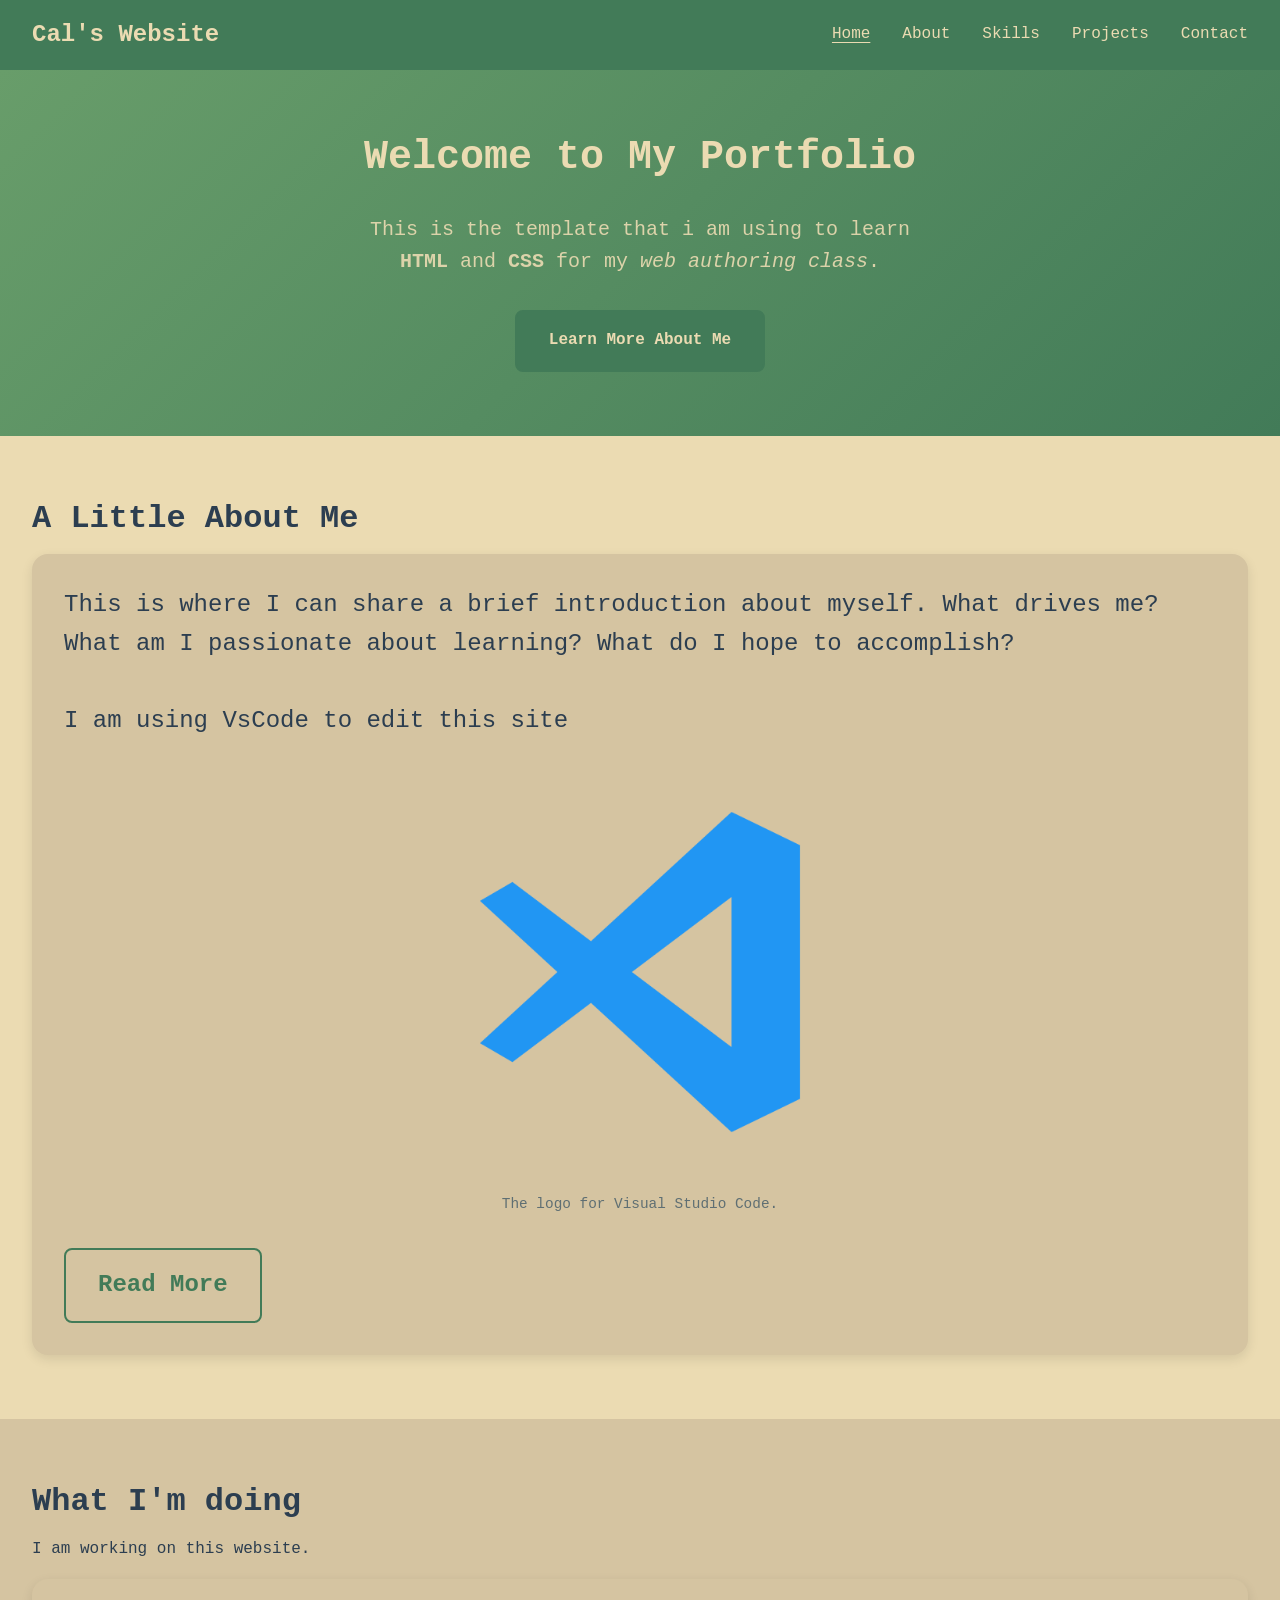
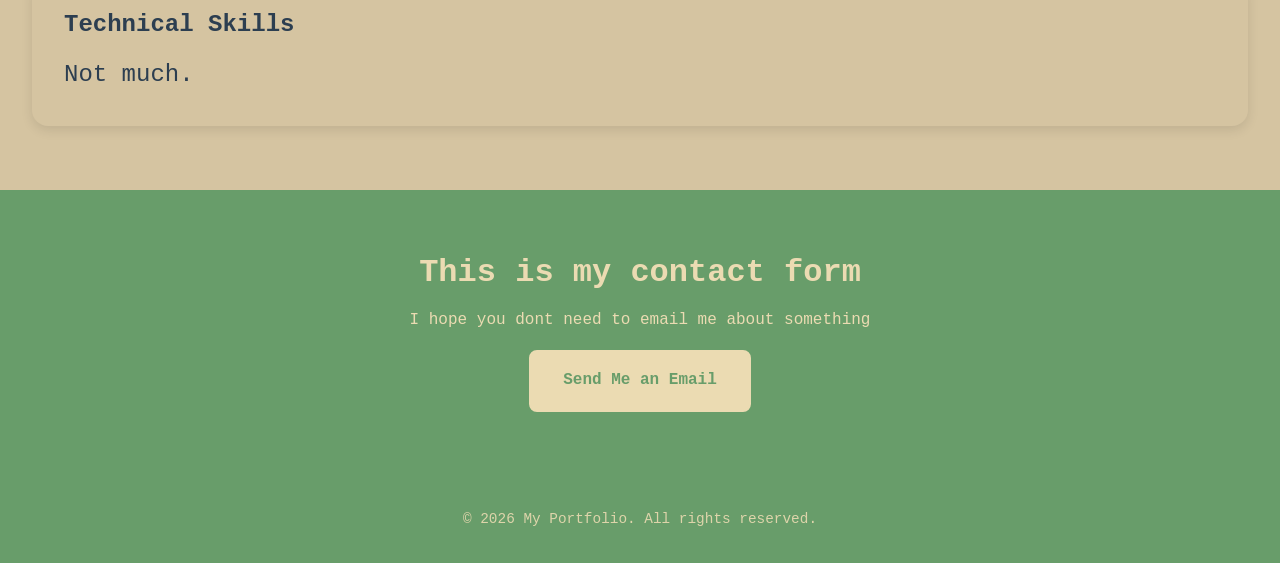
<file: index.html>
<!DOCTYPE html>
<!--
================================================================================
index.html — Your Homepage
================================================================================

This is the main page of your site. Everything below follows a pattern you'll
see in most web pages: a DOCTYPE, then an html element containing head and body.

The comments throughout this file explain what things are called and roughly
what they do. You don't need to read every comment before starting—skim them
when you're curious, or when you're trying to find something specific.

Feel free to experiment. If you break something, you can always look at the
original or fork the repository again.

================================================================================
-->
<html lang="en">
<!--
The <html> element wraps everything. The lang="en" attribute tells browsers
and screen readers that the content is in English.
-->


<!--I think i fixed it, that was a pain in the ass-->

<head>
    <!--
    The <head> contains information ABOUT the page—metadata that doesn't appear
    on the page itself but affects how it displays and how search engines see it.
    -->

    <meta charset="UTF-8">
    <!--
    Character encoding. UTF-8 supports virtually all characters from all
    languages. Always include this first.
    -->

    <meta name="viewport" content="width=device-width, initial-scale=1.0">
    <!--
    This makes the page work properly on mobile devices. Without it, phones
    would display your site as a tiny zoomed-out desktop page.
    -->

    <meta name="description" content="A personal portfolio website">
    <!--
    Search engines might display this in search results. Update it to describe
    your site.
    -->

    <title>Cal's Portfolio</title>
    <!--
    This appears in the browser tab. It's also what shows in search results
    and bookmarks. Update it to reflect your site.
    
    → Exercise 3: Change this to your name or site name
    -->

    <link rel="stylesheet" href="styles.css">
    <!--
    This connects your HTML to the CSS file. Without this link, none of your
    styles would apply.
    -->

    <!-- Exercise 25: Add your favicon link here when you're ready-->
    <link rel="icon" type="image/x-icon" href="images/favicon.png">
</head>

<body>
    <!--
    Everything visible on the page goes in the <body>. The structure here uses
    semantic elements: <header>, <main>, <footer> instead of generic <div>s.
    These communicate meaning to screen readers and search engines.
    -->

    <a href="#main" class="skip-link">Skip to main content</a>
    <!--
    The skip link is invisible until someone presses Tab. It lets a keyboard
    user jump straight to the content instead of tabbing through every
    navigation link on every page. Look for .skip-link in styles.css.
    -->

    <header>
        <!--
        The site header typically contains the logo/site name and main navigation.
        This appears at the top of every page.
        
        → Exercise 20: The CSS makes this "sticky"—scroll down your page and
          notice how the header stays visible at the top.
        -->
        <div class="container header-content">
            <!--
            The "container" class centers content and limits its width.
            Look at .container in styles.css to see how it works.
            -->

            <a href="index.html" class="logo">Cal's Website</a>
            <!--
            The logo is just a styled link that points back to the homepage.
            Update the text to match your site name.
            -->

            <nav class="main-nav" aria-label="Main">
                <!--
                The <nav> element indicates this is navigation. Screen readers
                recognize it and can announce "navigation" to users. The
                aria-label gives it a name, so a screen reader says "Main
                navigation". That matters once a page has more than one <nav>.
                
                → Exercise 12: Update these links to point to your sections
                -->
                <ul>
                    <li><a href="index.html" class="active">Home</a></li>
                    <li><a href="about.html">About</a></li>
                    <li><a href="#skills">Skills</a></li>
                    <li><a href="projects.html">Projects</a></li>
                    <li><a href="#contact">Contact</a></li>
                </ul>
            </nav>
        </div>
    </header>

    <main id="main">
        <!--
        The <main> element contains the primary content of the page.
        There should be only one <main> per page. The id="main" is where
        the skip link at the top of the page jumps to.
        -->

        <section class="hero">
            <!--
            The "hero" is the large prominent section at the top of many sites.
            It typically contains a headline and brief introduction.
            
            → Exercise 14: Try changing the background to a gradient in CSS
            -->
            <div class="container">
                <h1>Welcome to My Portfolio</h1>
                <!--
                Every page should have one <h1>—the main heading.
                Screen readers and search engines use headings to understand
                the page structure.
                
                → Exercise 4: Change this to something personal
                -->

                <p class="hero-text">
                    This is the template that i am using to learn <strong>HTML</strong> and <strong>CSS</strong> for my <em>web authoring class</em>.
                </p>
                <!--
                → Exercise 5: Rewrite this in your own voice
                → Exercise 6: Try adding <strong> or <em> tags around key words
                -->

                <a href="about.html" class="btn btn-primary">Learn More About Me</a>
                <!--
                This looks like a button but is actually a link. The difference:
                <button> is for actions (like submitting a form).
                <a> is for navigation (going somewhere).
                This navigates to the about page, so it's a link styled as a button.
                -->
            </div>
        </section>

        <section class="section about-preview">
            <!--
            A preview of the about page content. Notice the class "section"—
            this provides consistent padding across all sections.
            
            → Exercise 7: Rewrite the content in this section
            → Exercise 9: Try adding an image here
            -->
            <div class="container">
                <h2>A Little About Me</h2>

                <div class="card">
                    <!--
                    The "card" class creates a contained box with background,
                    padding, and shadow. You'll see this pattern throughout.
                    
                    → Exercise 15, 16: Explore how padding and border-radius work
                    → Exercise 22: Add hover effects to cards
                    -->
                    <p>
                        This is where I can share a brief introduction about myself.
                        What drives me? What am I passionate about learning?
                        What do I hope to accomplish?
                        <br><br>
                        I am using VsCode to edit this site
                    </p>

                    
                    <!-- Exercise 9: Try adding an image here:-->
                    
                    <figure class="profile-image">
                        <img src="images/vscode.png" alt="Description of image">
                        <figcaption>The logo for Visual Studio Code.</figcaption>
                    </figure>
                    

                    <a href="about.html" class="btn">Read More</a>
                    <!--
                    → Exercise 10: Click this link to test navigation
                    -->
                </div>
            </div>
        </section>

        <!--
        → Exercise 8: Add your skills section here
        -->
        <section id="skills" class="section skills-section">
            <div class="container">
                <h2>What I'm doing</h2>
                <p>I am working on this website.</p>
                <div class="card">
                    <h3>Technical Skills</h3>
                    <p>Not much.</p>
                </div>
            </div>
        </section>
        

        <!--
        → Exercise 11: Add your contact section here
        -->
        <section id="contact" class="section contact-section">
            <div class="container">
                <h2>This is my contact form</h2>
                <p>I hope you dont need to email me about something</p>
                <a href="mailto:26002432@" class="btn">Send Me an Email</a>
            </div>
        </section>
        

    </main>

    <footer>
        <!--
        The footer typically contains copyright info and secondary links.
        
        → Exercise 21: Check out the CSS that pushes this to the bottom
        -->
        <div class="container">
            <p>&copy; 2026 My Portfolio. All rights reserved.</p>
            <!--
            &copy; is an HTML entity that displays the © symbol.
            Update the year and name.
            -->
        </div>
    </footer>

</body>
</html>
</file>
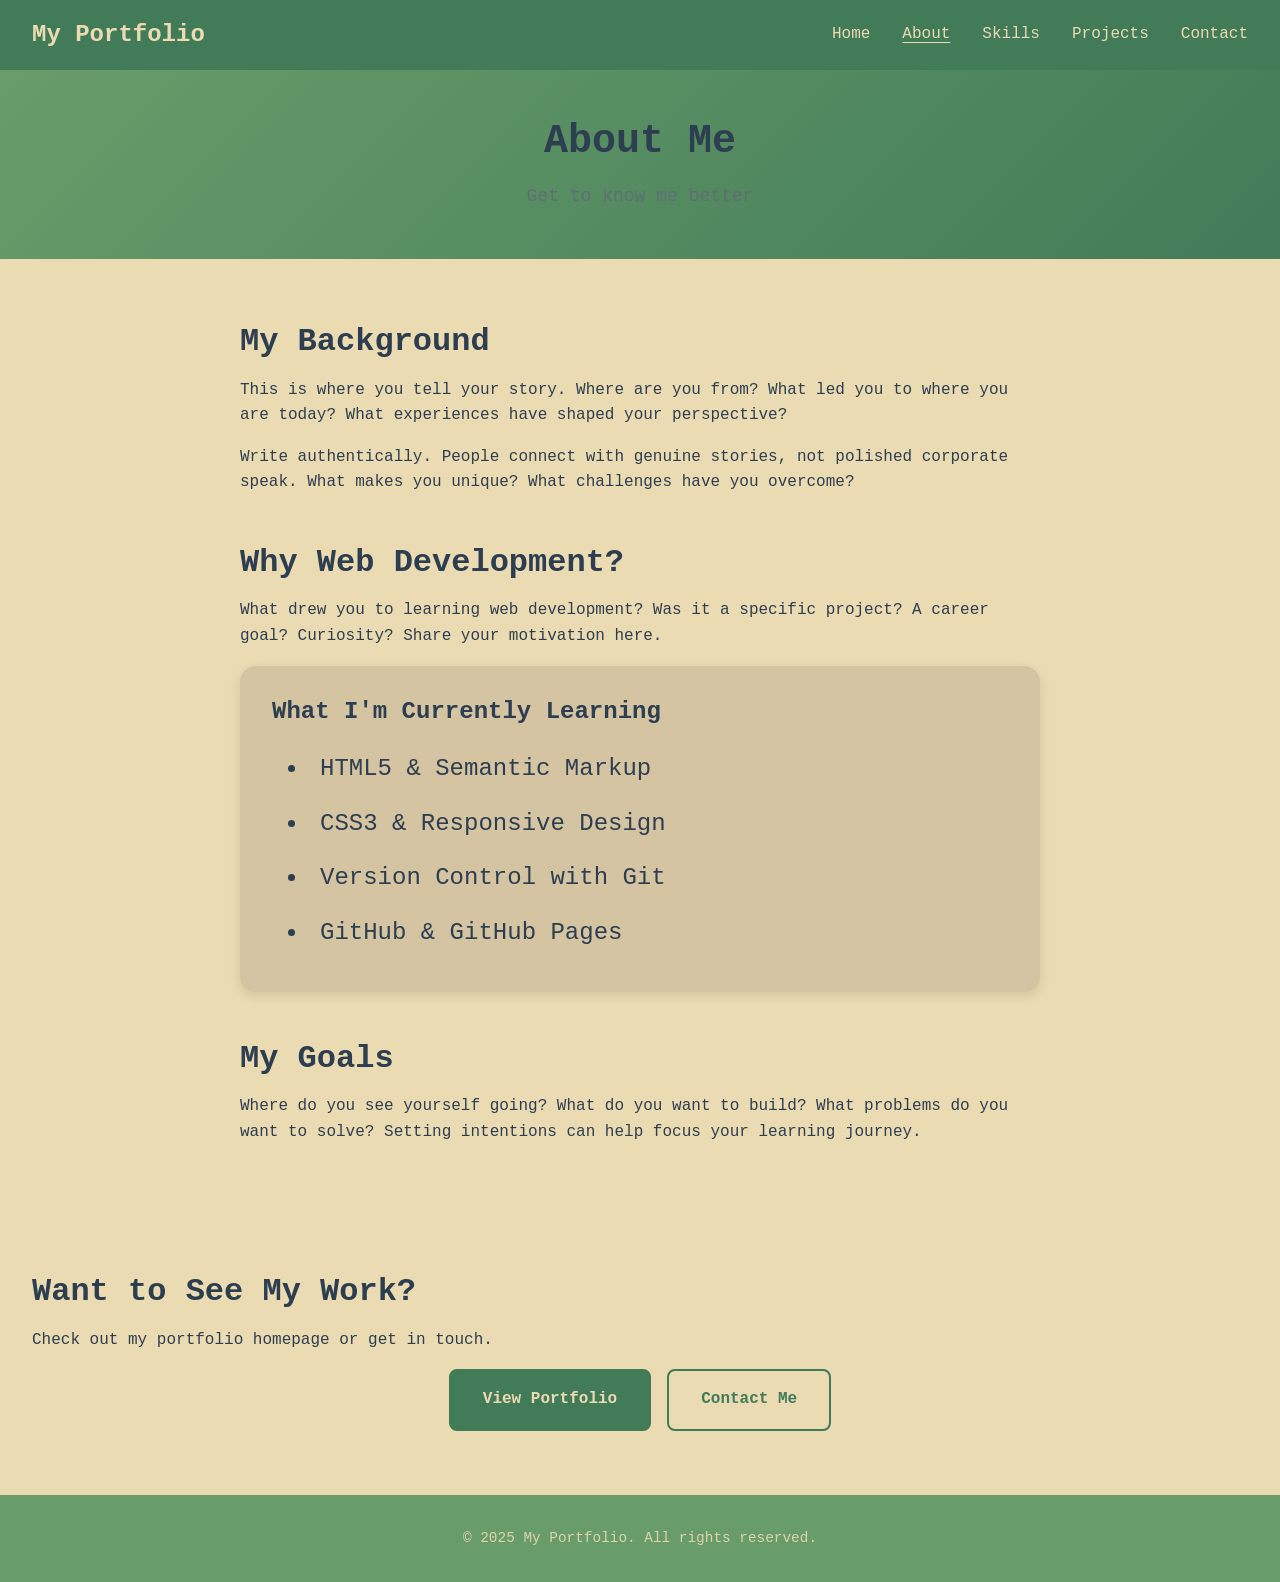
<file: about.html>
<!DOCTYPE html>
<!--
================================================================================
about.html — Your About Page
================================================================================

This is a secondary page. It shares the same CSS file as index.html, which means
it automatically has the same styling. The header and footer are duplicated here
to keep navigation consistent across pages.

In larger projects, you'd use templates or includes to avoid this duplication.
For now, if you change the header in one file, remember to change it in the other.

================================================================================
-->
<html lang="en">

<head>
    <meta charset="UTF-8">
    <meta name="viewport" content="width=device-width, initial-scale=1.0">
    <meta name="description" content="Learn more about me and my journey">
    <!--
    Each page can have its own description. This helps search engines understand
    what this particular page is about.
    -->

    <title>About Me | My Portfolio</title>
    <!--
    A common pattern: [Page Name] | [Site Name]
    This helps users identify tabs and appears in search results.
    -->

    <link rel="stylesheet" href="styles.css">
    <!--
    Same stylesheet as index.html—this is why both pages look consistent.
    -->

    <!-- Exercise 25: Add your favicon link here too
    <link rel="icon" type="image/x-icon" href="favicon.ico">
    -->
</head>

<body>

    <a href="#main" class="skip-link">Skip to main content</a>
    <!--
    The same skip link as on index.html. See the comment there.
    -->

    <header>
        <!--
        This header is identical to index.html. On a real site, you'd want
        to keep these in sync.
        -->
        <div class="container header-content">
            <a href="index.html" class="logo">My Portfolio</a>

            <nav class="main-nav" aria-label="Main">
                <ul>
                    <li><a href="index.html">Home</a></li>
                    <li><a href="about.html" class="active">About</a></li>
                    <!--
                    Notice class="active" on the About link. This indicates
                    the current page. You could style .active differently in
                    CSS to show users where they are.
                    -->
                    <li><a href="index.html#skills">Skills</a></li>
                    <!--
                    index.html#skills links to the index page and then scrolls
                    to the element with id="skills". This works across pages.
                    -->
                    <li><a href="projects.html">Projects</a></li>
                    <li><a href="index.html#contact">Contact</a></li>
                </ul>
            </nav>
        </div>
    </header>

    <main id="main">

        <section class="section page-header">
            <!--
            A simpler header for secondary pages—not as tall as the homepage hero.
            -->
            <div class="container">
                <h1>About Me</h1>
                <p class="page-subtitle">Get to know me better</p>
            </div>
        </section>

        <section class="section">
            <div class="container">
                <article class="about-content">
                    <!--
                    The <article> element indicates self-contained content that
                    could stand on its own. It's appropriate for blog posts,
                    news articles, or in this case, an about-me section.
                    -->

                    <h2>My Background</h2>

                    <p>
                        This is where you tell your story. Where are you from?
                        What led you to where you are today? What experiences
                        have shaped your perspective?
                    </p>

                    <p>
                        Write authentically. People connect with genuine stories,
                        not polished corporate speak. What makes you unique?
                        What challenges have you overcome?
                    </p>

                    <!--
                    → Exercise 25: Replace all this placeholder content with
                      real information about yourself.
                    -->

                    <h2>Why Web Development?</h2>

                    <p>
                        What drew you to learning web development? Was it a
                        specific project? A career goal? Curiosity? Share your
                        motivation here.
                    </p>

                    <div class="card">
                        <h3>What I'm Currently Learning</h3>

                        <ul class="skills-list">
                            <li>HTML5 & Semantic Markup</li>
                            <li>CSS3 & Responsive Design</li>
                            <li>Version Control with Git</li>
                            <li>GitHub & GitHub Pages</li>
                        </ul>
                        <!--
                        Update this list with what you're actually learning.
                        -->
                    </div>

                    <h2>My Goals</h2>

                    <p>
                        Where do you see yourself going? What do you want to build?
                        What problems do you want to solve? Setting intentions can
                        help focus your learning journey.
                    </p>

                </article>
            </div>
        </section>

        <section class="section cta-section">
            <!--
            CTA stands for "call to action"—encouraging visitors to do something.
            -->
            <div class="container">
                <h2>Want to See My Work?</h2>
                <p>Check out my portfolio homepage or get in touch.</p>
                <div class="cta-buttons">
                    <a href="index.html" class="btn btn-primary">View Portfolio</a>
                    <a href="index.html#contact" class="btn">Contact Me</a>
                </div>
            </div>
        </section>

    </main>

    <footer>
        <div class="container">
            <p>&copy; 2025 My Portfolio. All rights reserved.</p>
        </div>
    </footer>

</body>
</html>
</file>
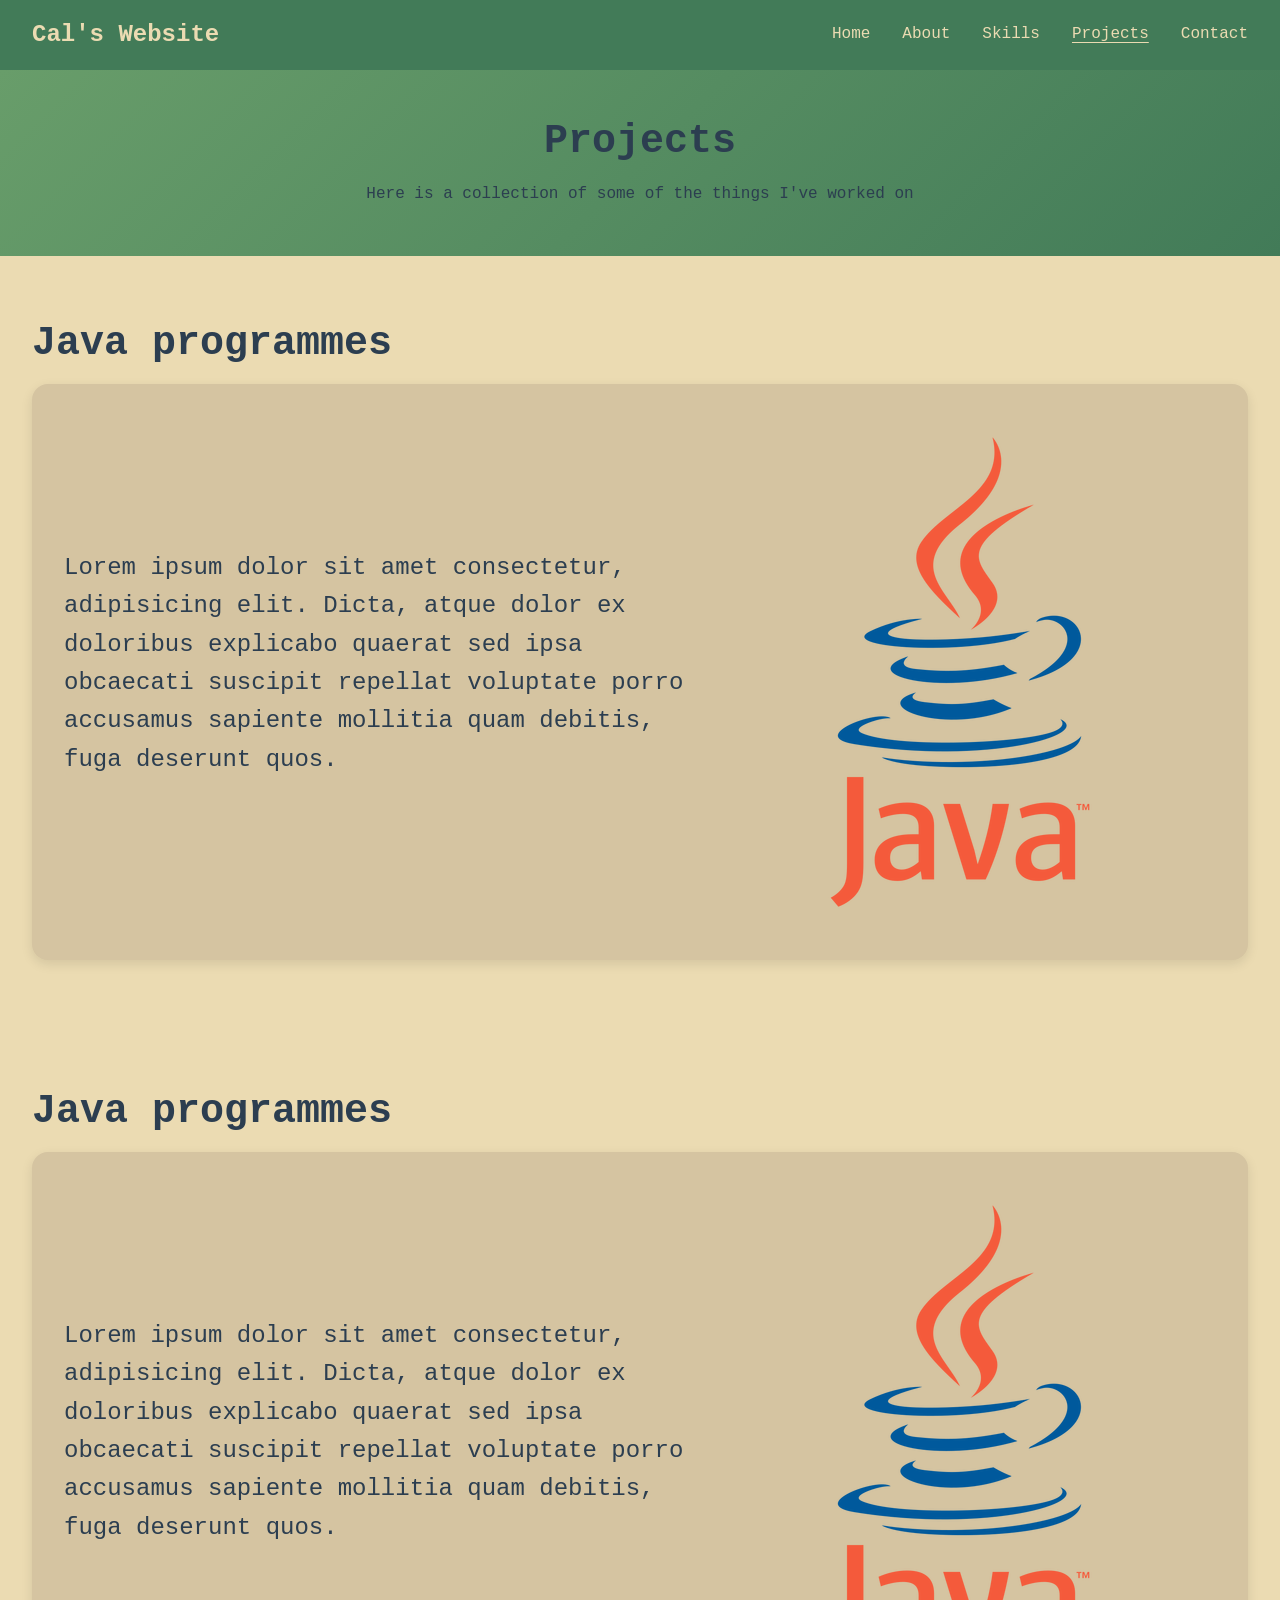
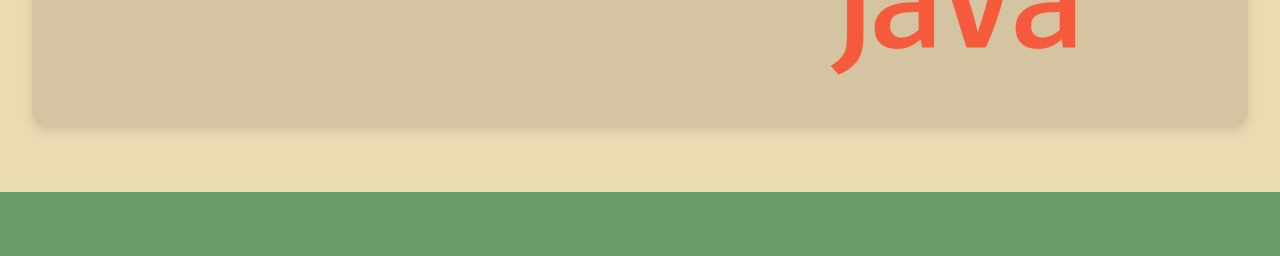
<file: projects.html>
<!DOCTYPE html>
<html lang="en">
    <head>
        <meta charset="UTF-8">

        <meta name="viewport" content="width=device-width, initial-scale=1.0">

        <meta name="description" content="Things im working on or that im interested in.">
        
        <title>Projects page</title>

        <link rel="stylesheet" href="styles.css">

        <link rel="icon" type="image/x-icon" href="images/favicon.png">
        
    </head>

    <body>
        <a href="#main" class="skip-link">Skip to main content</a>
        <header>
            <div class="container header-content">
                <a href="index.html" class="logo">Cal's Website</a>
                <nav class="main-nav" aria-label="Main">
                    <ul>
                        <li><a href="index.html">Home</a></li>
                        <li><a href="about.html">About</a></li>
                        <li><a href="index.html#skills" >Skills</a></li>
                        <li><a href="projects.html" class="active">Projects</a></li>
                        <li><a href="index.html#contact">Contact</a></li>
                    </ul>
                </nav>
            </div>
        </header>

        <main>
            <section class="section page-header">
                <div class="container">
                    <h1>Projects</h1>
                    <p>Here is a collection of some of the things I've worked on</p>
                </div>
            </section>

            <section class="section about-preview spacer">
                <div class="container">
                    <h1>Java programmes</h1>
                    <div class="card header-content">
                        <p>Lorem ipsum dolor sit amet consectetur, adipisicing elit. Dicta, atque dolor ex doloribus explicabo quaerat sed ipsa obcaecati suscipit repellat voluptate porro accusamus sapiente mollitia quam debitis, fuga deserunt quos.</p>
                        <img src="images/Java-Icon.png" alt="image of java logo">
                    </div>
                </div>
            </section>
            
            <section class="section about-preview spacer">
                <div class="container">
                    <h1>Java programmes</h1>
                    <div class="card header-content">
                        <p>Lorem ipsum dolor sit amet consectetur, adipisicing elit. Dicta, atque dolor ex doloribus explicabo quaerat sed ipsa obcaecati suscipit repellat voluptate porro accusamus sapiente mollitia quam debitis, fuga deserunt quos.</p>
                        <img src="images/Java-Icon.png" alt="image of java logo">
                    </div>
                </div>
            </section>
        </main>


        <footer>

        </footer>

    </body>
</html>
</file>
<file: styles.css>
/*
================================================================================
styles.css — The Stylesheet
================================================================================

This file controls how your HTML looks. Both index.html and about.html link
to this same file, which is why they share the same styling.

The file is organized into sections. Use the table of contents below to find
specific areas, or just scroll through to explore.

Table of Contents:
1. CSS Variables
2. Reset & Base Styles
3. Typography
4. Layout & Container
5. Header & Navigation
6. Hero Section
7. Sections & Cards
8. Buttons
9. About Page
10. Footer
11. Images
12. Utilities
13. Responsive Styles (Media Queries)

================================================================================
*/


/*
================================================================================
1. CSS VARIABLES
================================================================================

Variables let you define values once and reuse them throughout. They're defined
with -- prefix and used with var(). Changing a variable here changes it
everywhere it's used.

→ Exercise 13: Try changing these colors and watch what happens
*/

:root {
    /* Colors */
    --primary-color: #689d6a;
    --secondary-color: #427b58;
    --accent-color: #427b58;
    --text-dark: #2c3e50;
    --text-light: #5f6f73;
    /*
    The accent and light-text colors are chosen so that text stays readable:
    white on the accent color, and light text on the light background, both
    pass the 4.5 to 1 contrast ratio that accessibility guidelines ask for.
    If you change them, a contrast checker will tell you whether they still pass.
    */
    --white: #ebdbb2;
    --light-gray: #d5c4a1;

    /* Spacing - rem units scale with user's font size preferences */
    --spacing-xs: 0.5rem;
    --spacing-sm: 1rem;
    --spacing-md: 2rem;
    --spacing-lg: 3rem;
    --spacing-xl: 4rem;

    /* Typography */
    --font-main: 'Courier New', Tahoma, Geneva, Verdana, sans-serif;

    /* Animation */
    --transition-fast: 0.2s ease;
    --transition-normal: 0.3s ease;

    /* Border radius */
    --radius-sm: 4px;
    --radius-md: 8px;
    --radius-lg: 16px;

    /* Shadows */
    --shadow-sm: 0 2px 4px rgba(0, 0, 0, 0.1);
    --shadow-md: 0 4px 12px rgba(0, 0, 0, 0.1);
    --shadow-lg: 0 8px 25px rgba(0, 0, 0, 0.15);
}


/*
================================================================================
2. RESET & BASE STYLES
================================================================================

Browsers have default styles that vary. These rules create a consistent
starting point.
*/

* {
    margin: 0;
    padding: 0;
    box-sizing: border-box;
    /*
    box-sizing: border-box makes width include padding and border.
    Without this, a 200px wide element with 20px padding would actually
    be 240px wide. With border-box, it stays 200px and the content shrinks.
    */
}

html {
    scroll-behavior: smooth;
    /*
    Makes anchor links (#section) scroll smoothly instead of jumping.
    → Exercise 12: Click a navigation link to see this in action
    */
}

body {
    font-family: var(--font-main);
    line-height: 1.6;
    color: var(--text-dark);
    background-color: var(--white);
    min-height: 100vh;
    display: flex;
    flex-direction: column;
    /*
    Flexbox on body with column direction helps position the footer.
    → Exercise 21: See how margin-top: auto on footer uses this
    */
}


/*
================================================================================
3. TYPOGRAPHY
================================================================================
*/

h1, h2, h3, h4, h5, h6 {
    font-weight: 700;
    line-height: 1.2;
    margin-bottom: var(--spacing-sm);
}

h1 { font-size: 2.5rem; }
h2 { font-size: 2rem; }
h3 { font-size: 1.5rem; }

p {
    margin-bottom: var(--spacing-sm);
}

p:last-child {
    margin-bottom: 0;
    /* Removes bottom margin from the last paragraph in a container */
}

strong { font-weight: 700; }
em { font-style: italic; }

a {
    color: var(--accent-color);
    text-decoration: none;
    transition: color var(--transition-fast);
}

a:hover {
    color: var(--primary-color);
    text-decoration: underline;
}

a:focus {
    outline: 2px solid var(--accent-color);
    outline-offset: 2px;
    /*
    Focus styles are essential for keyboard navigation.
    → Exercise 23: Press Tab to move through links and see this outline
    */
}

/*
The skip link is the first link on every page. It is hidden until a keyboard
user presses Tab, then it appears at the top left. Following it jumps past
the navigation to the main content. Screen readers still announce it while it
is hidden, because clip hides it visually without removing it from the page.
→ Exercise 23: Press Tab once on a freshly loaded page to see it
*/
.skip-link {
    position: absolute;
    left: 0;
    top: 0;
    width: 1px;
    height: 1px;
    overflow: hidden;
    clip: rect(0 0 0 0);
    white-space: nowrap;
}

.skip-link:focus {
    width: auto;
    height: auto;
    clip: auto;
    padding: var(--spacing-xs) var(--spacing-sm);
    background-color: var(--white);
    color: var(--primary-color);
    outline: 2px solid var(--accent-color);
    z-index: 1000;
}


/*
================================================================================
4. LAYOUT & CONTAINER
================================================================================
*/

.container {
    width: 100%;
    max-width: 1400px;
    margin: 0 auto;
    padding: 0 var(--spacing-md);
    /*
    max-width prevents content from stretching too wide on large screens.
    margin: 0 auto centers the container (auto left/right margins split
    available space evenly).
    
    → Exercise 19: Try changing max-width or removing margin: 0 auto
    */
}

.spacer {
    padding-top: var(--spacing-lg);
}

/*
================================================================================
5. HEADER & NAVIGATION
================================================================================

→ Exercise 20: Explore position: sticky here
*/

header {
    background-color: var(--accent-color);
    color: var(--white);
    padding: var(--spacing-sm) 0;
    position: sticky;
    top: 0;
    z-index: 100;
    /*
    position: sticky + top: 0 makes the header stick to the top when you scroll.
    z-index ensures it appears above other content.
    
    Try changing sticky to fixed or relative and scroll your page.
    */
}

.header-content {
    display: flex;
    justify-content: space-between;
    align-items: center;
    /*
    Flexbox places logo on left, nav on right.
    justify-content: space-between pushes them to opposite ends.
    */
}


.logo {
    font-size: 1.5rem;
    font-weight: 700;
    color: var(--white);
    text-decoration: none;
}

.logo:hover {
    color: var(--light-gray);
    text-decoration: none;
}

.main-nav ul {
    display: flex;
    list-style: none;
    gap: var(--spacing-md);
    /* gap creates space between flex items */
}

.main-nav a {
    color: var(--white);
    text-decoration: none;
    padding: var(--spacing-xs) 0;
}

.main-nav a:hover,
.main-nav a.active {
    text-decoration: underline;
    text-underline-offset: 4px;
}

.main-nav a:focus {
    outline: 2px solid var(--white);
    outline-offset: 2px;
}


/*
================================================================================
6. HERO SECTION
================================================================================

→ Exercise 14: Try changing the background to a gradient
→ Exercise 17: Experiment with text-align
*/

.hero {
    background: linear-gradient(135deg, var(--primary-color), var(--accent-color));
   
    color: var(--white);
    text-align: center;
    padding: var(--spacing-xl) 0;
}

.hero h1 {
    margin-bottom: var(--spacing-md);
}

.hero-text {
    font-size: 1.25rem;
    max-width: 600px;
    margin: 0 auto var(--spacing-md);
    opacity: 0.9;
}


/*
================================================================================
7. SECTIONS & CARDS
================================================================================

→ Exercise 15: Explore padding here
→ Exercise 16: Experiment with border-radius and borders
→ Exercise 18: Try adding section-specific styles
→ Exercise 22: Add hover effects
*/

.section {
    padding: var(--spacing-xl) 0;
}

.page-header {
    background: linear-gradient(135deg, var(--primary-color), var(--accent-color));
    text-align: center;
    padding: var(--spacing-lg) 0;
}

.page-subtitle {
    color: var(--text-light);
    font-size: 1.125rem;
}

.card {
    font-size: 1.5rem;
    background-color: var(--light-gray);
    padding: var(--spacing-md);
    border-radius: var(--radius-lg);
    box-shadow: var(--shadow-md);
    transition: transform var(--transition-fast), box-shadow var(--transition-fast);
    /*
    The transition property here makes hover animations smooth.
    → Exercise 22: Add the .card:hover rule below
    */
}

/* → Exercise 22: Uncomment to add hover effects*/
.card:hover {
    transform: translateY(-5px);
    box-shadow: var(--shadow-lg);
}

.card:hover {
    transform: scale(1.05)
}


/* → Exercise 18: Uncomment to style the skills section differently */
.skills-section {
    background-color: var(--light-gray);
}
/*
.skills-section .card {
    border-left: 4px solid var(--accent-color);
}
*/

/* Contact section styling (for Exercise 11) */
.contact-section {
    background-color: var(--primary-color);
    color: var(--white);
    text-align: center;
}

.contact-section h2 {
    color: var(--white);
}

.contact-section .btn {
    background-color: var(--white);
    color: var(--primary-color);
    border-color: var(--white);
}

.contact-section .btn:hover {
    background-color: var(--light-gray);
    border-color: var(--light-gray);
}


/*
================================================================================
8. BUTTONS
================================================================================
*/

.btn {
    display: inline-block;
    padding: var(--spacing-sm) var(--spacing-md);
    background-color: transparent;
    color: var(--accent-color);
    border: 2px solid var(--accent-color);
    border-radius: var(--radius-md);
    text-decoration: none;
    font-weight: 600;
    cursor: pointer;
    transition: all var(--transition-fast);
}

.btn:hover {
    background-color: var(--accent-color);
    color: var(--white);
    text-decoration: none;
}

.btn:focus {
    outline: 2px solid var(--primary-color);
    outline-offset: 2px;
}

.btn-primary {
    background-color: var(--accent-color);
    color: var(--white);
}

.btn-primary:hover {
    background-color: var(--primary-color);
    border-color: var(--primary-color);
}

.cta-buttons {
    display: flex;
    gap: var(--spacing-sm);
    justify-content: center;
    flex-wrap: wrap;
}


/*
================================================================================
9. ABOUT PAGE
================================================================================
*/

.about-content {
    max-width: 800px;
    margin: 0 auto;
    /* Narrower width for readability */
}

.about-content h2 {
    margin-top: var(--spacing-lg);
}

.about-content h2:first-child {
    margin-top: 0;
}

.skills-list {
    list-style-position: inside;
    padding-left: var(--spacing-sm);
}

.skills-list li {
    padding: var(--spacing-xs) 0;
}


/*
================================================================================
10. FOOTER
================================================================================

→ Exercise 21: Notice margin-top: auto and how it works with flexbox on body
*/

footer {
    background-color: var(--primary-color);
    color: var(--white);
    padding: var(--spacing-md) 0;
    text-align: center;
    margin-top: auto;
    /*
    margin-top: auto pushes the footer to the bottom because body is
    display: flex with flex-direction: column. The auto margin takes up
    all available space above the footer.
    */
}

footer p {
    font-size: 0.9rem;
    opacity: 0.9;
}


/*
================================================================================
11. IMAGES
================================================================================

→ Exercise 9: Add an image and use these styles
*/

.profile-image {
    margin: var(--spacing-md) auto;
    max-width: 400px;
}

.profile-image img {
    width: 100%;
    height: auto;
    border-radius: var(--radius-md);
    /*
    width: 100% + height: auto keeps the image's aspect ratio.
    The image scales to fit its container without distorting.
    */
}

.profile-image figcaption {
    text-align: center;
    font-size: 0.9rem;
    color: var(--text-light);
    margin-top: var(--spacing-xs);
}


/*
================================================================================
12. UTILITIES
================================================================================

Small helper classes for common needs.
*/

.text-center { text-align: center; }
.text-light { color: var(--text-light); }


/*
================================================================================
13. RESPONSIVE STYLES (MEDIA QUERIES)
================================================================================

Media queries apply styles only when certain conditions are met.
These rules take effect when the screen is 768px or narrower.

→ Exercise 24: Add more breakpoints or modify these
*/

@media (max-width: 768px) {
    .header-content {
        flex-direction: column;
        gap: var(--spacing-sm);
        /* Stack logo and nav vertically on smaller screens */
    }

    .main-nav ul {
        flex-wrap: wrap;
        justify-content: center;
    }

    .hero {
        padding: var(--spacing-lg) 0;
    }

    h1 { font-size: 2rem; }
    h2 { font-size: 1.5rem; }
}

/* → Exercise 24: Try adding this smaller breakpoint
@media (max-width: 480px) {
    .hero h1 {
        font-size: 1.75rem;
    }
    
    .container {
        padding: 0 1rem;
    }
    
    .card {
        padding: 1rem;
    }
}
*/


/*
================================================================================
END OF STYLESHEET
================================================================================

As you work through the exercises, you'll encounter most of these rules.
The comments point to relevant exercises, but feel free to experiment with
anything that catches your interest.

If something breaks, that's useful information—you've learned what that
rule does. You can always undo changes or start fresh.
*/
</file>
